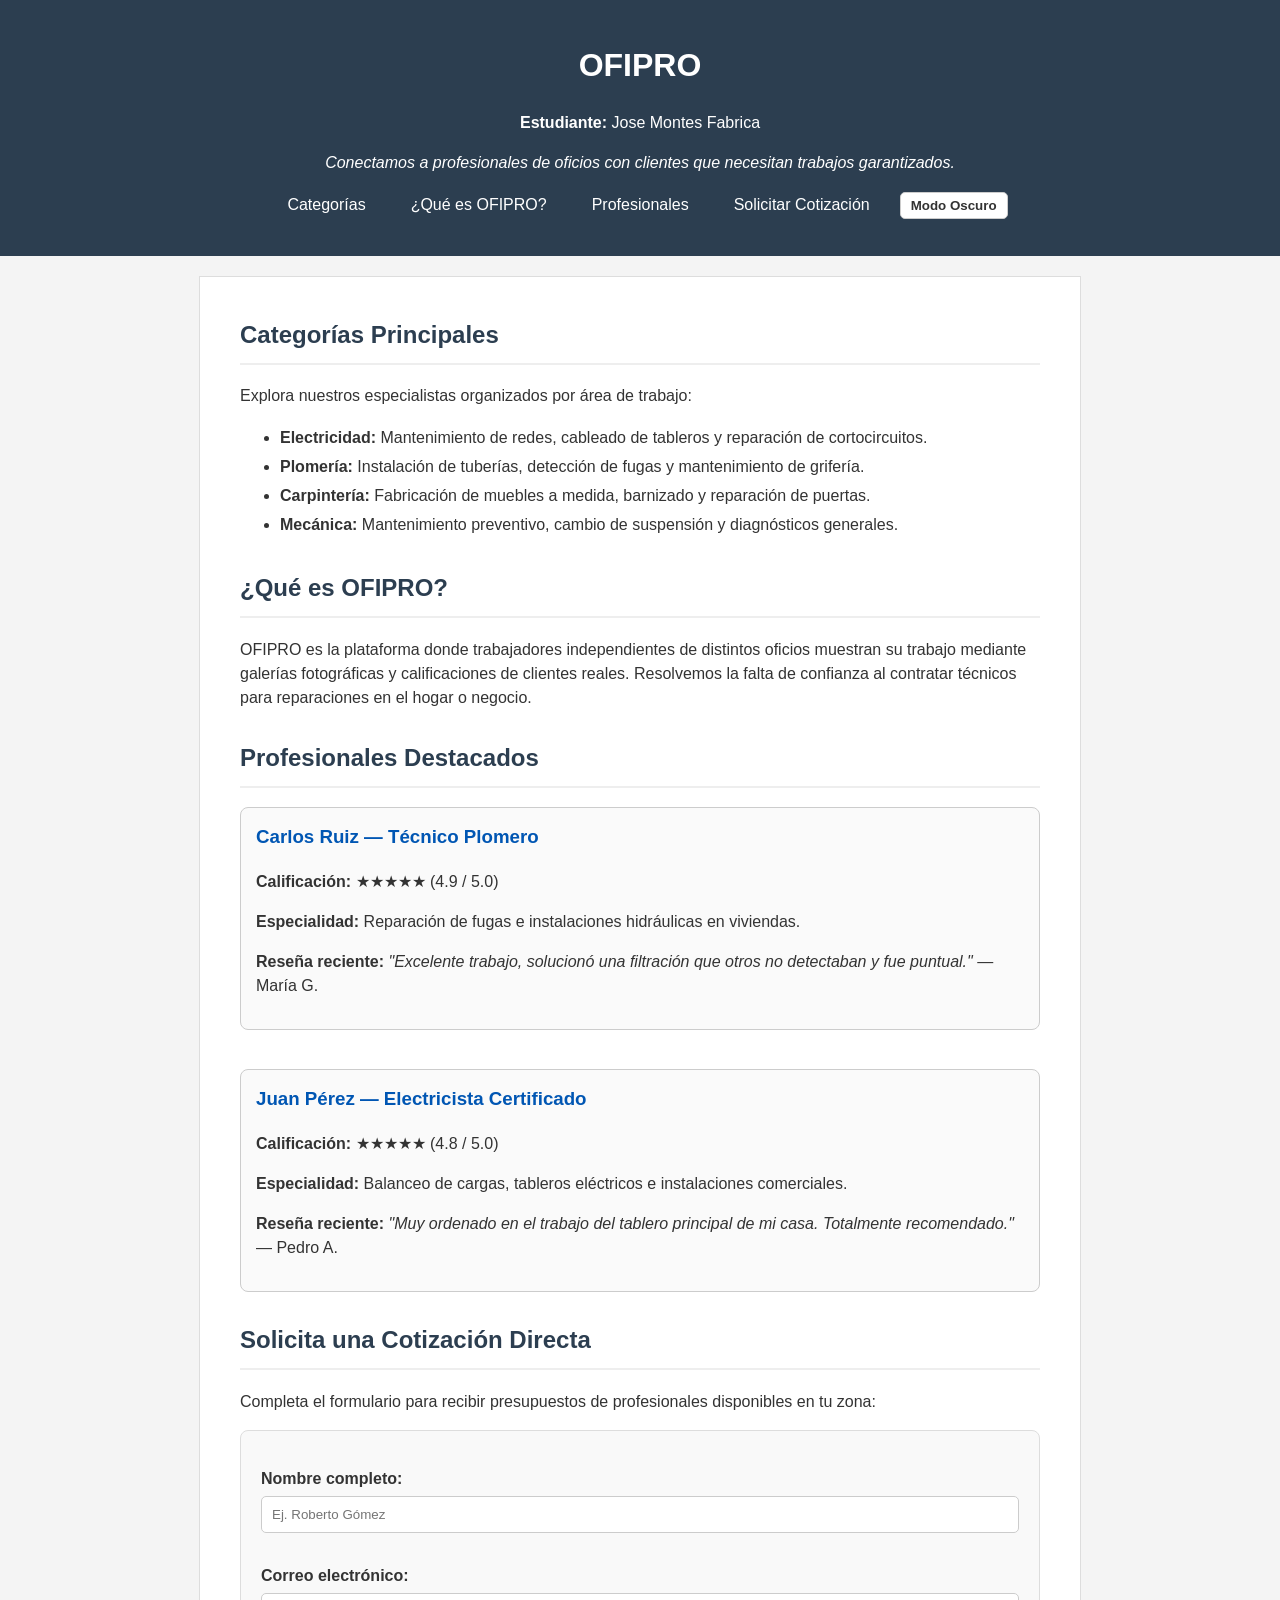
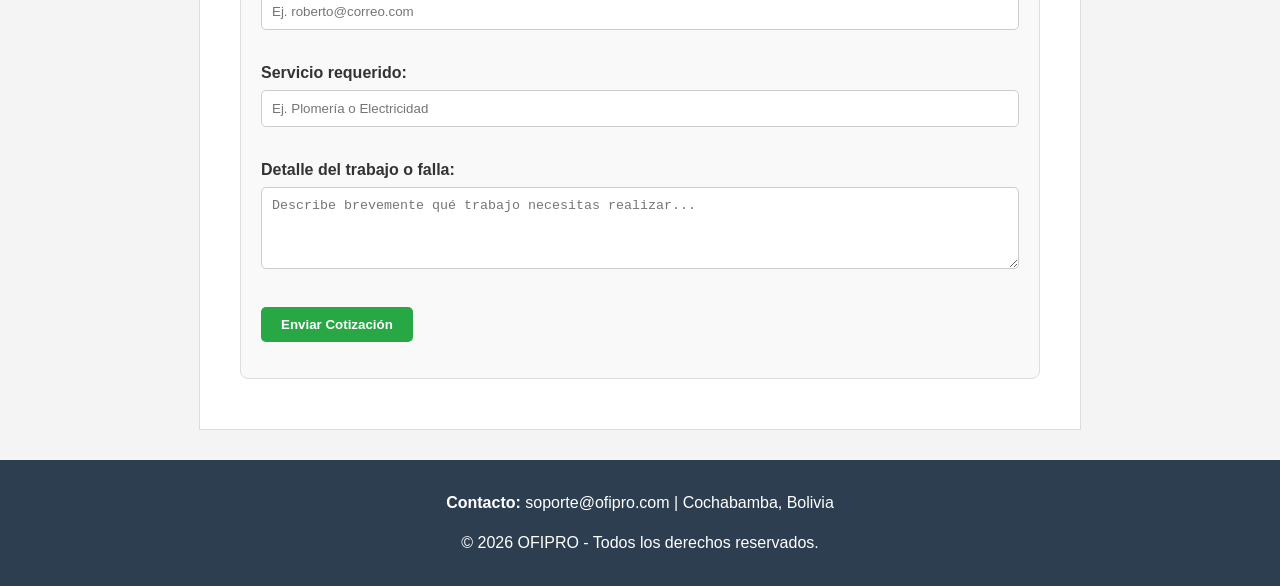
<file: index.html>
<!DOCTYPE html>
<html lang="es">
<head>
    <meta charset="UTF-8">
    <meta name="viewport" content="width=device-width, initial-scale=1.0">
    <title>OFIPRO - Red de Servicios y Oficios</title>
    <link rel="stylesheet" href="style.css">
</head>
<body>

    <header>
        <h1>OFIPRO</h1>
        <p><b>Estudiante:</b> Jose Montes Fabrica</p>
        <p><em>Conectamos a profesionales de oficios con clientes que necesitan trabajos garantizados.</em></p>
        
        <nav>
            <ul>
                <li><a href="#categorias">Categorías</a></li>
                <li><a href="#sobre-nosotros">¿Qué es OFIPRO?</a></li>
                <li><a href="#destacados">Profesionales</a></li>
                <li><a href="#cotizacion">Solicitar Cotización</a></li>
                <li><button id="btn-tema"> Modo Oscuro</button></li>
            </ul>
        </nav>
    </header>


    <main>

        <section id="categorias">
            <h2>Categorías Principales</h2>
            <p>Explora nuestros especialistas organizados por área de trabajo:</p>
            <ul>
                <li><b>Electricidad:</b> Mantenimiento de redes, cableado de tableros y reparación de cortocircuitos.</li>
                <li><b>Plomería:</b> Instalación de tuberías, detección de fugas y mantenimiento de grifería.</li>
                <li><b>Carpintería:</b> Fabricación de muebles a medida, barnizado y reparación de puertas.</li>
                <li><b>Mecánica:</b> Mantenimiento preventivo, cambio de suspensión y diagnósticos generales.</li>
            </ul>
        </section>


        <section id="sobre-nosotros">
            <h2>¿Qué es OFIPRO?</h2>
            <p>OFIPRO es la plataforma donde trabajadores independientes de distintos oficios muestran su trabajo mediante galerías fotográficas y calificaciones de clientes reales. Resolvemos la falta de confianza al contratar técnicos para reparaciones en el hogar o negocio.</p>
        </section>


        <section id="destacados">
            <h2>Profesionales Destacados</h2>

            <article>
                <h3>Carlos Ruiz — Técnico Plomero</h3>
                <p><b>Calificación:</b> ★★★★★ (4.9 / 5.0)</p>
                <p><b>Especialidad:</b> Reparación de fugas e instalaciones hidráulicas en viviendas.</p>
                <p><b>Reseña reciente:</b> <em>"Excelente trabajo, solucionó una filtración que otros no detectaban y fue puntual."</em> — María G.</p>
            </article>

            <br>

            <article>
                <h3>Juan Pérez — Electricista Certificado</h3>
                <p><b>Calificación:</b> ★★★★★ (4.8 / 5.0)</p>
                <p><b>Especialidad:</b> Balanceo de cargas, tableros eléctricos e instalaciones comerciales.</p>
                <p><b>Reseña reciente:</b> <em>"Muy ordenado en el trabajo del tablero principal de mi casa. Totalmente recomendado."</em> — Pedro A.</p>
            </article>
        </section>


        <section id="cotizacion">
            <h2>Solicita una Cotización Directa</h2>
            <p>Completa el formulario para recibir presupuestos de profesionales disponibles en tu zona:</p>
            
            <form id="form-cotizacion" novalidate>
                <p>
                  <label for="nombre"><b>Nombre completo:</b></label><br>
                  <input type="text" id="nombre" name="nombre" placeholder="Ej. Roberto Gómez">
                </p>
                <p>
                  <label for="correo"><b>Correo electrónico:</b></label><br>
                  <input type="email" id="correo" name="correo" placeholder="Ej. roberto@correo.com" required>
                </p>
                <p>
                  <label for="servicio"><b>Servicio requerido:</b></label><br>
                  <input type="text" id="servicio" name="servicio" placeholder="Ej. Plomería o Electricidad">
                </p>
                <p>
                  <label for="detalle"><b>Detalle del trabajo o falla:</b></label><br>
                  <textarea id="detalle" name="detalle" rows="4" cols="45" placeholder="Describe brevemente qué trabajo necesitas realizar..."></textarea>
                </p>
    
                <p id="aviso-cotizacion" class="aviso"></p>

                <p>
                    <button type="submit">Enviar Cotización</button>
                </p>
            </form>
        </section>

    </main>


    <footer>
        <p><b>Contacto:</b> soporte@ofipro.com | Cochabamba, Bolivia</p>
        <p>&copy; 2026 OFIPRO - Todos los derechos reservados.</p>
    </footer>

    <script src="script.js"></script>
</body>
</html>
</file>
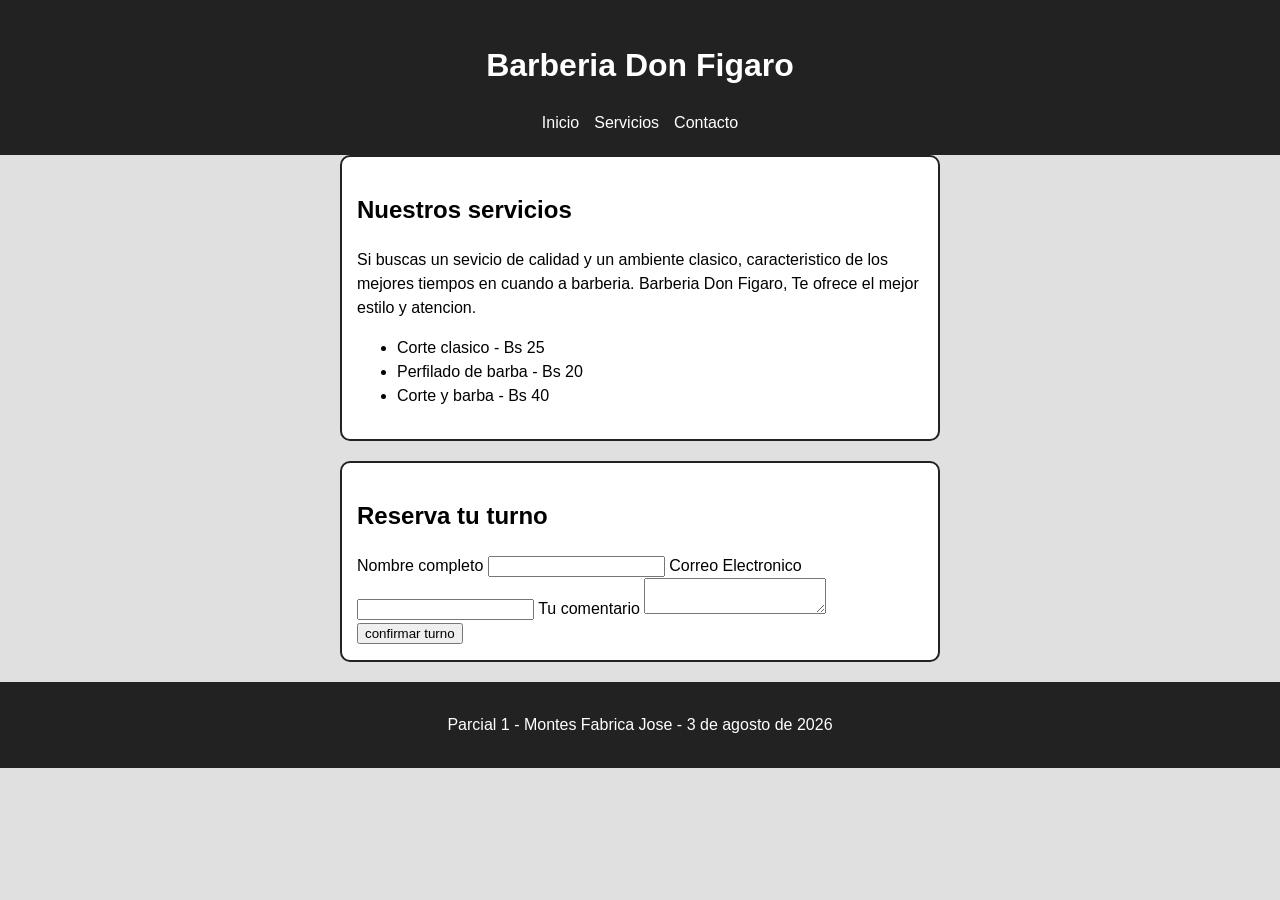
<file: parcial1/index.html>
<!DOCTYPE html>
<html lang="es">

<head>
    <meta charset="UTF-8">
    <meta name="viewport" content="width=device-width, initial-scale=1.0">
    <title>Barberia Don Figaro</title>
    <link rel="stylesheet" href="style.css">
</head>

<body>
    <header id="inicio">
        <h1>Barberia Don Figaro</h1>
        <nav>
            <a href="#inicio">Inicio</a>
            <a href="#servicios">Servicios</a>
            <a href="#contacto">Contacto</a> 
        </nav>
    </header>

    <main>
        <section id="servicios">
            <h2>Nuestros servicios</h2>
            
            <p>Si buscas un sevicio de calidad y un ambiente clasico,
                caracteristico de los mejores tiempos en cuando a barberia. 
                Barberia Don Figaro, Te ofrece el mejor estilo y atencion.
            </p>
            <ul>
                <li>Corte clasico - Bs 25</li>
                <li>Perfilado de barba - Bs 20</li>
                <li>Corte y barba - Bs 40</li>
            </ul>

        </section>

        <section id="contacto">
            <h2>Reserva tu turno</h2>
            <form>
                <label for="nombre">Nombre completo</label>
                <input type="text" id="nombre" required>

                <label for="correo">Correo Electronico</label>
                <input type="email" id="correo" required>

                <label for="comentario">Tu comentario</label>
                <textarea id="comentario"></textarea>
            </form>

            <button type="button" id="btn-confirmar">confirmar turno</button>
            <p id="mensaje" class="oculto"></p>
        </section>
     
    </main>

    <footer> 
        <p>Parcial 1 - Montes Fabrica Jose - 3 de agosto de 2026</p>
    </footer>

    <script src="script.js"></script>

</body>
    
</html>
</file>
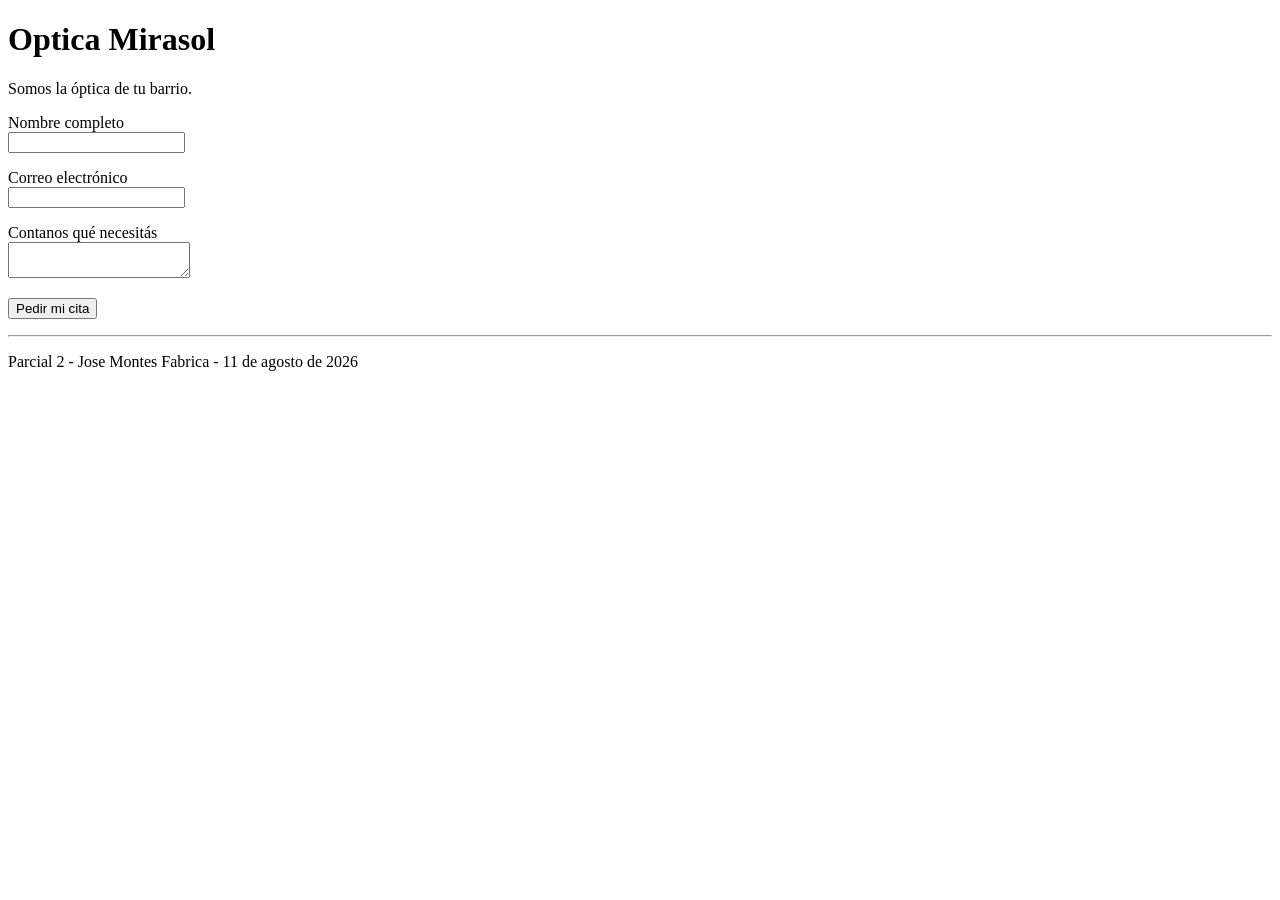
<file: parcial2/index.html>
<!DOCTYPE html>
<html lang="es">
<head>
    <meta charset="UTF-8">
    <meta name="viewport" content="width=device-width, initial-scale=1.0">
    <title>Optica Mirasol</title>
    
</head>
<body>
    <header>
        <h1>Optica Mirasol</h1>
        <p>Somos la óptica de tu barrio.</p>
    </header>

    <main>
        <form id="form-cita" novalidate method="POST" action="procesar.php">
            
            <p>
                <label for="nombre">Nombre completo</label><br>
                <input type="text" id="nombre" name="nombre" required>
            </p>

            <p>
                <label for="correo">Correo electrónico</label><br>
                <input type="email" id="correo" name="correo" required>
            </p>

            <p>
                <label for="consulta">Contanos qué necesitás</label><br>
                <textarea id="consulta" name="consulta"></textarea>
            </p>

            <button type="submit">Pedir mi cita</button>
            
            <p id="aviso-cita" class="aviso"></p>

        </form>
    </main>

    <footer>
        <hr>
        <p>Parcial 2 - Jose Montes Fabrica - 11 de agosto de 2026</p>
    </footer>

    <script src="script.js"></script>
</body>
</html>
</file>
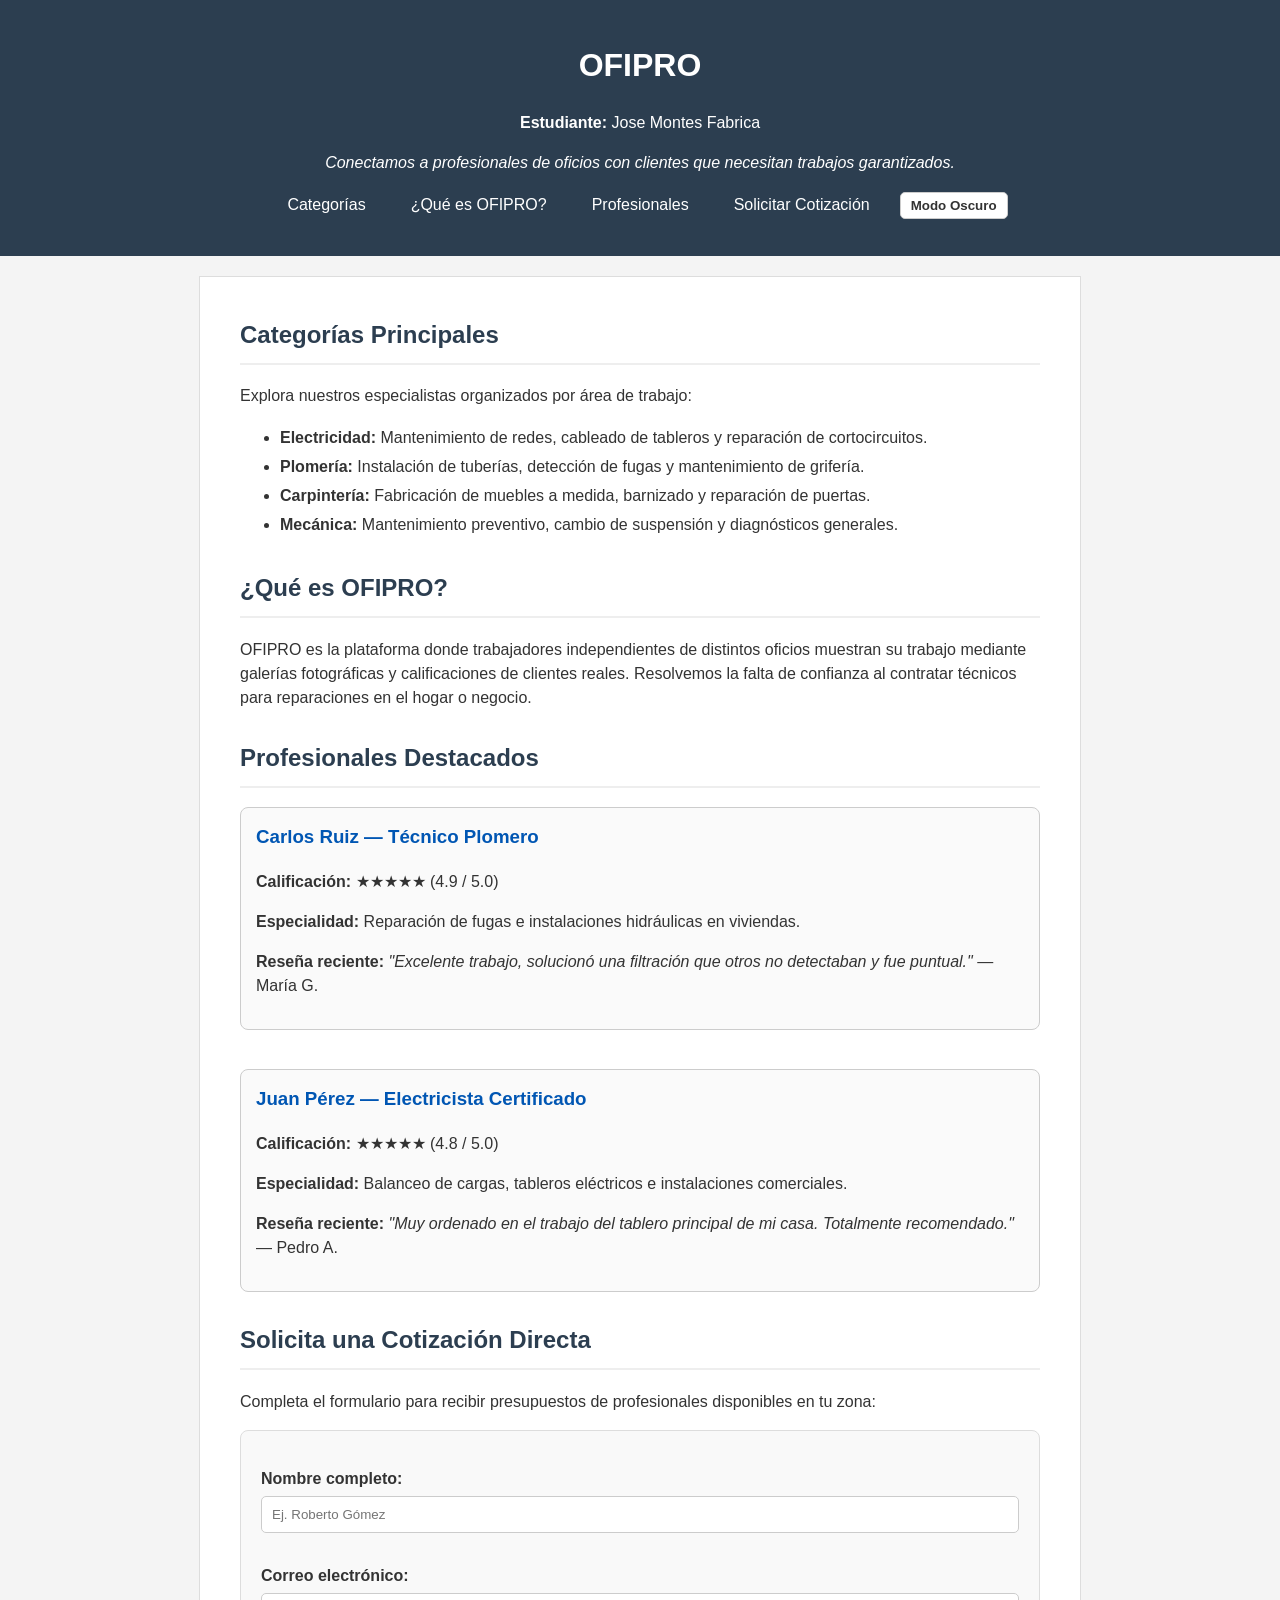
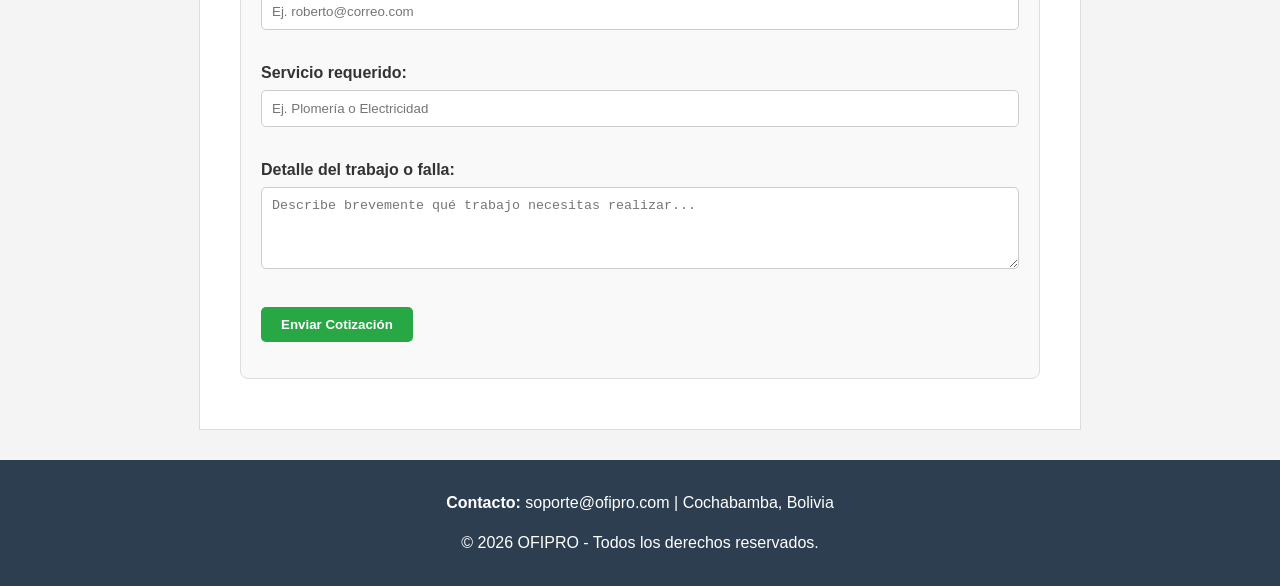
<file: php-practica/index.html>
<!DOCTYPE html>
<html lang="es">
<head>
    <meta charset="UTF-8">
    <meta name="viewport" content="width=device-width, initial-scale=1.0">
    <title>OFIPRO - Red de Servicios y Oficios</title>
    <link rel="stylesheet" href="style.css">
</head>
<body>

    <header>
        <h1>OFIPRO</h1>
        <p><b>Estudiante:</b> Jose Montes Fabrica</p>
        <p><em>Conectamos a profesionales de oficios con clientes que necesitan trabajos garantizados.</em></p>
        
        <nav>
            <ul>
                <li><a href="#categorias">Categorías</a></li>
                <li><a href="#sobre-nosotros">¿Qué es OFIPRO?</a></li>
                <li><a href="#destacados">Profesionales</a></li>
                <li><a href="#cotizacion">Solicitar Cotización</a></li>
                <li><button id="btn-tema"> Modo Oscuro</button></li>
            </ul>
        </nav>
    </header>


    <main>

        <section id="categorias">
            <h2>Categorías Principales</h2>
            <p>Explora nuestros especialistas organizados por área de trabajo:</p>
            <ul>
                <li><b>Electricidad:</b> Mantenimiento de redes, cableado de tableros y reparación de cortocircuitos.</li>
                <li><b>Plomería:</b> Instalación de tuberías, detección de fugas y mantenimiento de grifería.</li>
                <li><b>Carpintería:</b> Fabricación de muebles a medida, barnizado y reparación de puertas.</li>
                <li><b>Mecánica:</b> Mantenimiento preventivo, cambio de suspensión y diagnósticos generales.</li>
            </ul>
        </section>


        <section id="sobre-nosotros">
            <h2>¿Qué es OFIPRO?</h2>
            <p>OFIPRO es la plataforma donde trabajadores independientes de distintos oficios muestran su trabajo mediante galerías fotográficas y calificaciones de clientes reales. Resolvemos la falta de confianza al contratar técnicos para reparaciones en el hogar o negocio.</p>
        </section>


        <section id="destacados">
            <h2>Profesionales Destacados</h2>

            <article>
                <h3>Carlos Ruiz — Técnico Plomero</h3>
                <p><b>Calificación:</b> ★★★★★ (4.9 / 5.0)</p>
                <p><b>Especialidad:</b> Reparación de fugas e instalaciones hidráulicas en viviendas.</p>
                <p><b>Reseña reciente:</b> <em>"Excelente trabajo, solucionó una filtración que otros no detectaban y fue puntual."</em> — María G.</p>
            </article>

            <br>

            <article>
                <h3>Juan Pérez — Electricista Certificado</h3>
                <p><b>Calificación:</b> ★★★★★ (4.8 / 5.0)</p>
                <p><b>Especialidad:</b> Balanceo de cargas, tableros eléctricos e instalaciones comerciales.</p>
                <p><b>Reseña reciente:</b> <em>"Muy ordenado en el trabajo del tablero principal de mi casa. Totalmente recomendado."</em> — Pedro A.</p>
            </article>
        </section>


        <section id="cotizacion">
            <h2>Solicita una Cotización Directa</h2>
            <p>Completa el formulario para recibir presupuestos de profesionales disponibles en tu zona:</p>
            
            <form id="form-cotizacion" novalidate method="POST" action="procesar.php">
                <p>
                  <label for="nombre"><b>Nombre completo:</b></label><br>
                  <input type="text" id="nombre" name="nombre" placeholder="Ej. Roberto Gómez">
                </p>
                <p>
                  <label for="correo"><b>Correo electrónico:</b></label><br>
                  <input type="email" id="correo" name="correo" placeholder="Ej. roberto@correo.com" required>
                </p>
                <p>
                  <label for="servicio"><b>Servicio requerido:</b></label><br>
                  <input type="text" id="servicio" name="servicio" placeholder="Ej. Plomería o Electricidad">
                </p>
                <p>
                  <label for="detalle"><b>Detalle del trabajo o falla:</b></label><br>
                  <textarea id="detalle" name="detalle" rows="4" cols="45" placeholder="Describe brevemente qué trabajo necesitas realizar..."></textarea>
                </p>
    
                <p id="aviso-cotizacion" class="aviso"></p>

                <p>
                    <button type="submit">Enviar Cotización</button>
                </p>
            </form>
        </section>

    </main>


    <footer>
        <p><b>Contacto:</b> soporte@ofipro.com | Cochabamba, Bolivia</p>
        <p>&copy; 2026 OFIPRO - Todos los derechos reservados.</p>
    </footer>

    <script src="script.js"></script>
</body>
</html>
</file>
<file: style.css>
body {
    font-family: Arial, sans-serif;
    font-size: 16px;
    line-height: 1.5;
    margin: 0;
    padding: 0;
    background-color: #f4f4f4;
    color: #333;
}

header {
    background-color: #2c3e50;
    color: white;
    text-align: center;
    padding: 20px 0;
}

header a {
    color: white;
    text-decoration: none;
    padding: 10px 15px;
}

nav ul {
    list-style-type: none;
    padding: 0;
    margin-top: 15px;
    display: flex;            
    justify-content: center;  
    gap: 15px;               
    flex-wrap: wrap;
}



main {
    max-width: 800px;
    margin: 20px auto;
    background-color: white;
    padding: 20px 40px;
    border: 1px solid #ddd;
}

section {
    margin-bottom: 30px;
}

h2 {
    color: #2c3e50;
    border-bottom: 2px solid #eee;
    padding-bottom: 10px;
}

ul {
    line-height: 1.8;
}

article {
    border: 1px solid #ccc;
    border-radius: 8px;
    padding: 15px;
    background-color: #fafafa;
    margin-bottom: 15px;
}

article h3 {
    margin-top: 0;
    color: #0056b3;
}

form {
    background-color: #f9f9f9;
    padding: 20px;
    border: 1px solid #ddd;
    border-radius: 8px;
}

input[type="text"],
input[type="email"],
textarea {
    width: 100%;
    padding: 10px;
    margin-top: 5px;
    margin-bottom: 15px;
    border: 1px solid #ccc;
    border-radius: 5px;
    box-sizing: border-box;
}

button {
    background-color: #28a745;
    color: white;
    padding: 10px 20px;
    border: none;
    border-radius: 5px;
    cursor: pointer;
    font-weight: bold;
}

footer {
    background-color: #2c3e50;
    color: white;
    text-align: center;
    padding: 15px 0;
    margin-top: 30px;
}

@media (max-width: 600px) {
    nav ul {
        flex-direction: column; 
        gap: 10px;
    }

    main {
        padding: 15px 20px; 
        margin: 10px;       
    }

    input[type="text"],
    textarea {
        width: 100%; 
    }
}

#btn-tema {
    padding: 5px 10px;
    border-radius: 5px;
    cursor: pointer;
    background-color: #fff;
    color: #333;
    border: 1px solid #ccc;
    font-weight: bold;
}

#btn-tema {
    padding: 5px 10px;
    border-radius: 5px;
    cursor: pointer;
    background-color: #fff;
    color: #333;
    border: 1px solid #ccc;
    font-weight: bold;
}

body.oscuro {
    background-color: #1a1a1a;
    color: #e0e0e0;
}

body.oscuro header, 
body.oscuro footer {
    background-color: #111;
}

body.oscuro main, 
body.oscuro form, 
body.oscuro article {
    background-color: #2a2a2a;
    border-color: #444;
    color: #e0e0e0;
}

body.oscuro h2 {
    color: #fff;
    border-bottom: 2px solid #555;
}

body.oscuro article h3 {
    color: #66b3ff;
}

.aviso {
    display: none;
    margin-top: 14px;
    padding: 10px 14px;
    border-radius: 6px;
    font-weight: bold;
}

.aviso.error {
    display: block;
    background-color: #3a1414;
    color: #ffb4b4;
    border-left: 4px solid #e05555;
}

.aviso.exito {
    display: block;
    background-color: #14301b;
    color: #b7f0c4;
    border-left: 4px solid #3fbf6a;
}

/* Versión del aviso para el modo oscuro */
body.oscuro .aviso.error {
    background-color: #ffe6e6;
    color: #8a1c1c;
    border-left-color: #d13b3b;
}

body.oscuro .aviso.exito {
    background-color: #e6f6ea;
    color: #1b5e20;
    border-left-color: #2e7d32;
}
</file>
<file: parcial1/style.css>
body {
    background-color: #e0e0e0;
    font-family: Arial, Helvetica, sans-serif;;
    line-height: 1.5;
    margin: 0;
}

header {
    background-color: #222222; 
    color: #ffffff; 
    text-align: center;
    padding: 20px;
}

nav {
    display: flex;
    gap: 15px;
    justify-content: center;
}

nav a {
    color: #ffffff;
    text-decoration: none;
}

main {
    max-width: 600px;
    margin: 0 auto;
}

section {
    background-color: #ffffff;
    border: 2px solid #222222;
    border-radius: 10px;
    padding: 15px;
    margin-bottom: 20px;
}

.oculto { 
    display: none; 
}

footer {
    background-color: #222222;
    color: #ffffff;
    text-align: center;
    padding: 15px;
}

@media (max-width: 600px) {
    nav {
        flex-direction: column;
    }
}
</file>
<file: php-practica/style.css>
body {
    font-family: Arial, sans-serif;
    font-size: 16px;
    line-height: 1.5;
    margin: 0;
    padding: 0;
    background-color: #f4f4f4;
    color: #333;
}

header {
    background-color: #2c3e50;
    color: white;
    text-align: center;
    padding: 20px 0;
}

header a {
    color: white;
    text-decoration: none;
    padding: 10px 15px;
}

nav ul {
    list-style-type: none;
    padding: 0;
    margin-top: 15px;
    display: flex;            
    justify-content: center;  
    gap: 15px;               
    flex-wrap: wrap;
}



main {
    max-width: 800px;
    margin: 20px auto;
    background-color: white;
    padding: 20px 40px;
    border: 1px solid #ddd;
}

section {
    margin-bottom: 30px;
}

h2 {
    color: #2c3e50;
    border-bottom: 2px solid #eee;
    padding-bottom: 10px;
}

ul {
    line-height: 1.8;
}

article {
    border: 1px solid #ccc;
    border-radius: 8px;
    padding: 15px;
    background-color: #fafafa;
    margin-bottom: 15px;
}

article h3 {
    margin-top: 0;
    color: #0056b3;
}

form {
    background-color: #f9f9f9;
    padding: 20px;
    border: 1px solid #ddd;
    border-radius: 8px;
}

input[type="text"],
input[type="email"],
textarea {
    width: 100%;
    padding: 10px;
    margin-top: 5px;
    margin-bottom: 15px;
    border: 1px solid #ccc;
    border-radius: 5px;
    box-sizing: border-box;
}

button {
    background-color: #28a745;
    color: white;
    padding: 10px 20px;
    border: none;
    border-radius: 5px;
    cursor: pointer;
    font-weight: bold;
}

footer {
    background-color: #2c3e50;
    color: white;
    text-align: center;
    padding: 15px 0;
    margin-top: 30px;
}

@media (max-width: 600px) {
    nav ul {
        flex-direction: column; 
        gap: 10px;
    }

    main {
        padding: 15px 20px; 
        margin: 10px;       
    }

    input[type="text"],
    textarea {
        width: 100%; 
    }
}

#btn-tema {
    padding: 5px 10px;
    border-radius: 5px;
    cursor: pointer;
    background-color: #fff;
    color: #333;
    border: 1px solid #ccc;
    font-weight: bold;
}

#btn-tema {
    padding: 5px 10px;
    border-radius: 5px;
    cursor: pointer;
    background-color: #fff;
    color: #333;
    border: 1px solid #ccc;
    font-weight: bold;
}

body.oscuro {
    background-color: #1a1a1a;
    color: #e0e0e0;
}

body.oscuro header, 
body.oscuro footer {
    background-color: #111;
}

body.oscuro main, 
body.oscuro form, 
body.oscuro article {
    background-color: #2a2a2a;
    border-color: #444;
    color: #e0e0e0;
}

body.oscuro h2 {
    color: #fff;
    border-bottom: 2px solid #555;
}

body.oscuro article h3 {
    color: #66b3ff;
}

.aviso {
    display: none;
    margin-top: 14px;
    padding: 10px 14px;
    border-radius: 6px;
    font-weight: bold;
}

.aviso.error {
    display: block;
    background-color: #3a1414;
    color: #ffb4b4;
    border-left: 4px solid #e05555;
}

.aviso.exito {
    display: block;
    background-color: #14301b;
    color: #b7f0c4;
    border-left: 4px solid #3fbf6a;
}

/* Versión del aviso para el modo oscuro */
body.oscuro .aviso.error {
    background-color: #ffe6e6;
    color: #8a1c1c;
    border-left-color: #d13b3b;
}

body.oscuro .aviso.exito {
    background-color: #e6f6ea;
    color: #1b5e20;
    border-left-color: #2e7d32;
}
</file>
